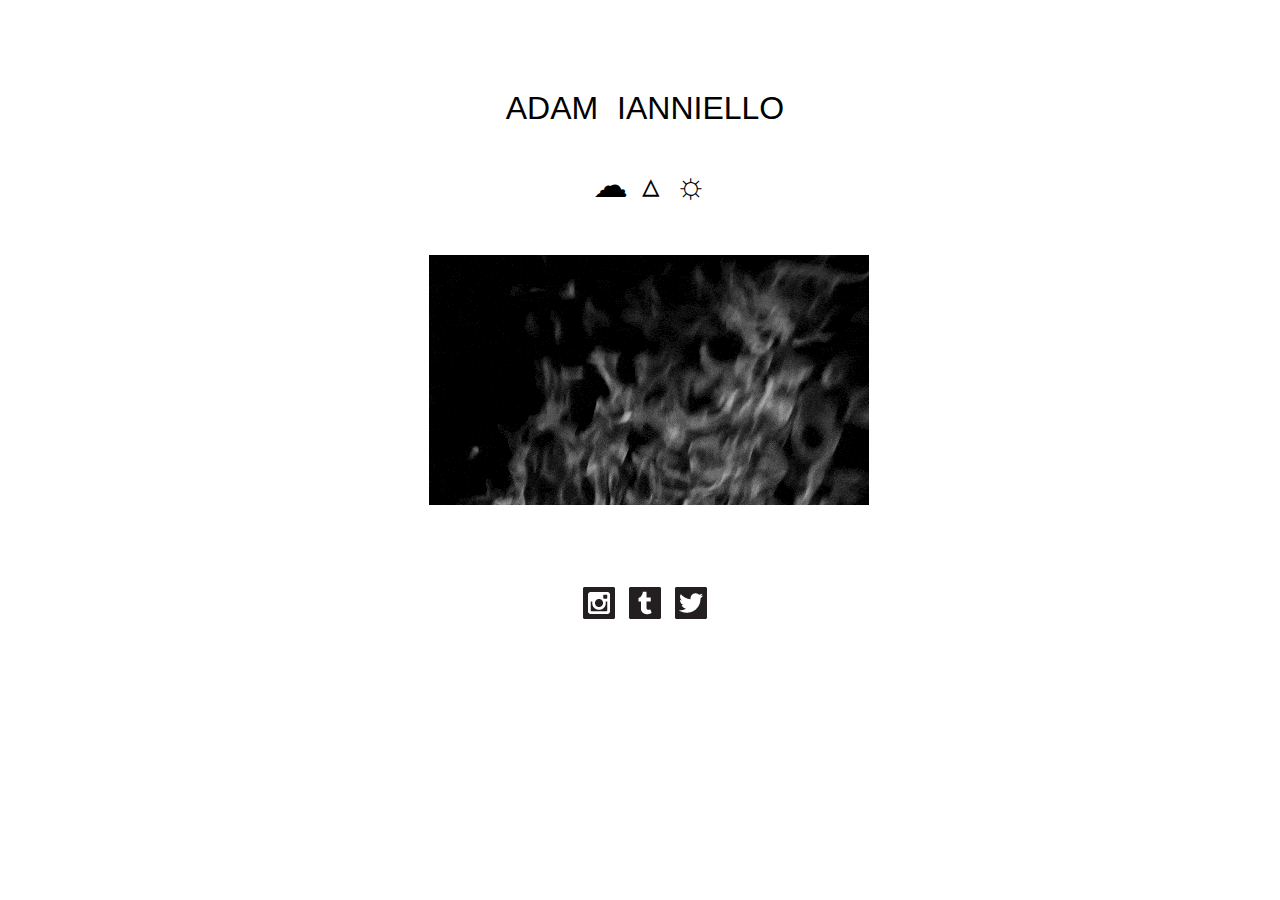
<file: index.html>
<!doctype html>
<html>
	<head>
		<meta charset="utf-8">
		<title>Adam Ianniello</title>
		<link rel="stylesheet" href="css/main.css">
	</head>

	<body>

		<h1><a href="Index.html">ADAM IANNIELLO</h1>

		<nav>
			<a href="Work.html" data-hover="WORK">☁︎</a> 
			<a href="About Me.html" data-hover="CV">▵</a>
			<a href="mailto:adam.ianniello@gmail.com" data-hover="CONTACT">☼</a>	
		</nav>


		<div>
			<img src="images/FIRE SM.gif">
		</div>
		
		<footer>
			<a href="http://www.instagram.com/adamianniello"><img src="images/instagram-black.png"></a>
			<a href="http://www.tumblr.com/adamianniello"><img src="images/tumblr-black.png"></a>
			<a href="http://www.twitter.com/adamianniello"><img src="images/twitter-black.png"></a>
	</body>

</html>
</file>
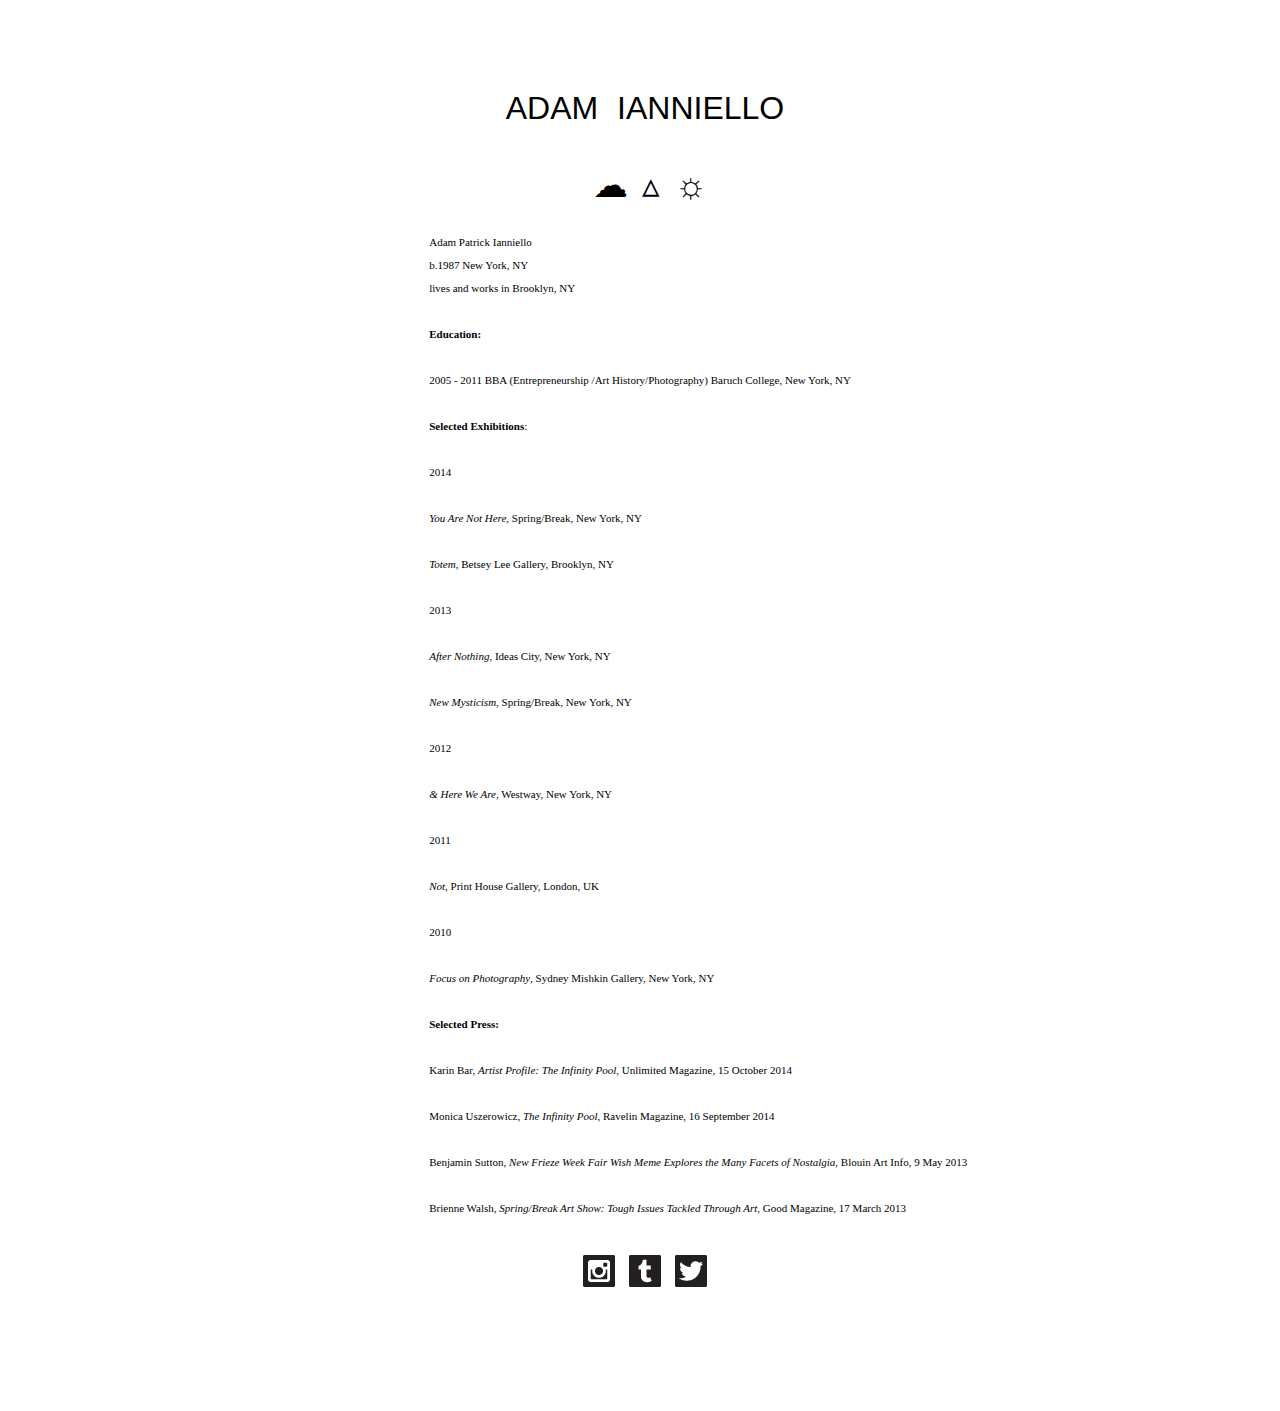
<file: CV.html>
<!doctype html>
<html>
	<head>
		<meta charset="utf-8">
		<title>Adam Ianniello</title>
		<link rel="stylesheet" href="css/main.css">
	</head>

	<body>

		<h1><a href="Index.html">ADAM IANNIELLO</h1>

		<nav>
			<a href="Work.html" data-hover="WORK">☁︎</a> 
			<a href="About Me.html" data-hover="CV">▵</a>
			<a href="mailto:adam.ianniello@gmail.com" data-hover="CONTACT">☼</a>	
		</nav>


		<div>
			
			<p class="p1"><span class="s1">Adam Patrick Ianniello</span></p>
			<p class="p1"><span class="s1">b.1987 New York, NY</span></p>
			<p class="p1"><span class="s1">lives and works in Brooklyn, NY</span></p>
			<p class="p2"><span class="s1"></span><br></p>
			<p class="p1"><span class="s1"><b>Education:</b></span></p>
			<p class="p2"><span class="s1"></span><br></p>
			<p class="p1"><span class="s1">2005 - 2011 BBA (Entrepreneurship /Art History/Photography) Baruch College, New York, NY</span></p>
			<p class="p2"><span class="s1"></span><br></p>
			<p class="p1"><span class="s1"><b>Selected Exhibitions</b>:</span></p>
			<p class="p2"><span class="s1"></span><br></p>
			<p class="p1"><span class="s1">2014</span></p>
			<p class="p2"><span class="s1"></span><br></p>
			<p class="p1"><span class="s1"><i>You Are Not Here</i>, Spring/Break, New York, NY</span></p>
			<p class="p2"><span class="s1"></span><br></p>
			<p class="p1"><span class="s1"><i>Totem</i>, Betsey Lee Gallery, Brooklyn, NY</span></p>
			<p class="p2"><span class="s1"></span><br></p>
			<p class="p1"><span class="s1">2013<span class="Apple-converted-space"> </span></span></p>
			<p class="p2"><span class="s1"></span><br></p>
			<p class="p1"><span class="s1"><i>After Nothing</i>, Ideas City, New York, NY<span class="Apple-converted-space"> </span></span></p>
			<p class="p2"><span class="s1"></span><br></p>
			<p class="p1"><span class="s1"><i>New Mysticism</i>, Spring/Break, New York, NY</span></p>
			<p class="p2"><span class="s1"></span><br></p>
			<p class="p1"><span class="s1">2012</span></p>
			<p class="p2"><span class="s1"></span><br></p>
			<p class="p1"><span class="s1"><i>&amp; Here We Are</i>, Westway, New York, NY</span></p>
			<p class="p2"><span class="s1"></span><br></p>
			<p class="p1"><span class="s1">2011</span></p>
			<p class="p2"><span class="s1"></span><br></p>
			<p class="p1"><span class="s1"><i>Not</i>, Print House Gallery, London, UK</span></p>
			<p class="p2"><span class="s1"></span><br></p>
			<p class="p1"><span class="s1">2010</span></p>
			<p class="p2"><span class="s1"></span><br></p>
			<p class="p1"><span class="s1"><i>Focus on Photography</i>, Sydney Mishkin Gallery, New York, NY</span></p>
			<p class="p2"><span class="s1"></span><br></p>
			<p class="p1"><span class="s1"><b>Selected Press:</b></span></p>
			<p class="p2"><span class="s1"></span><br></p>
			<p class="p1"><span class="s1">Karin Bar, <i>Artist Profile: The Infinity Pool</i>, Unlimited Magazine, 15 October 2014</span></p>
			<p class="p2"><span class="s1"></span><br></p>
			<p class="p1"><span class="s1">Monica Uszerowicz,<i> The Infinity Pool</i>, Ravelin Magazine, 16 September 2014</span></p>
			<p class="p2"><span class="s1"></span><br></p>
			<p class="p1"><span class="s1">Benjamin Sutton, <i>New Frieze Week Fair Wish Meme Explores the Many Facets of Nostalgia</i>, Blouin Art Info, 9 May 2013</span></p>
			<p class="p2"><span class="s1"></span><br></p>
			<p class="p1"><span class="s1">Brienne Walsh,<i> Spring/Break Art Show: Tough Issues Tackled Through Art</i>, Good Magazine, 17 March 2013</span></p>

		</div>
		
		<footer>
			<a href="http://www.instagram.com/adamianniello"><img src="images/instagram-black.png"></a>
			<a href="http://www.tumblr.com/adamianniello"><img src="images/tumblr-black.png"></a>
			<a href="http://www.twitter.com/adamianniello"><img src="images/twitter-black.png"></a>
	</body>

</html>
</file>
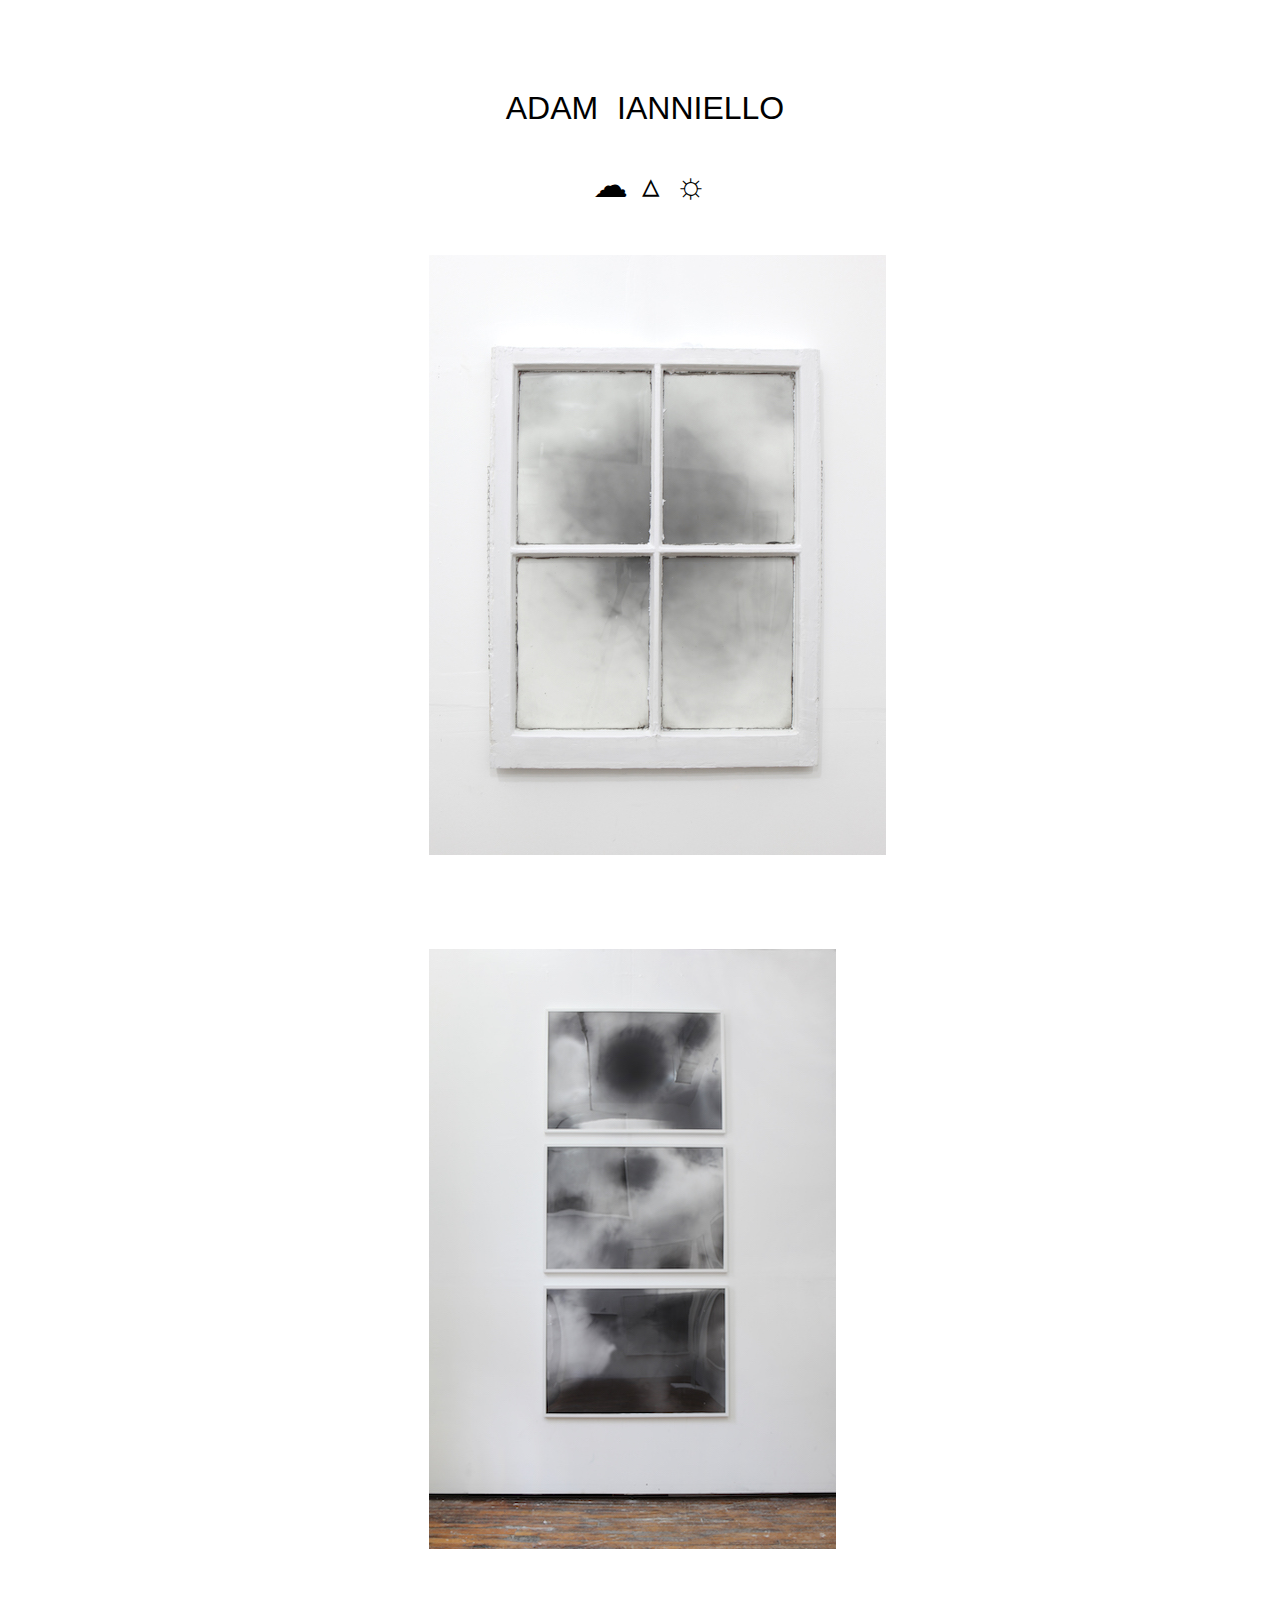
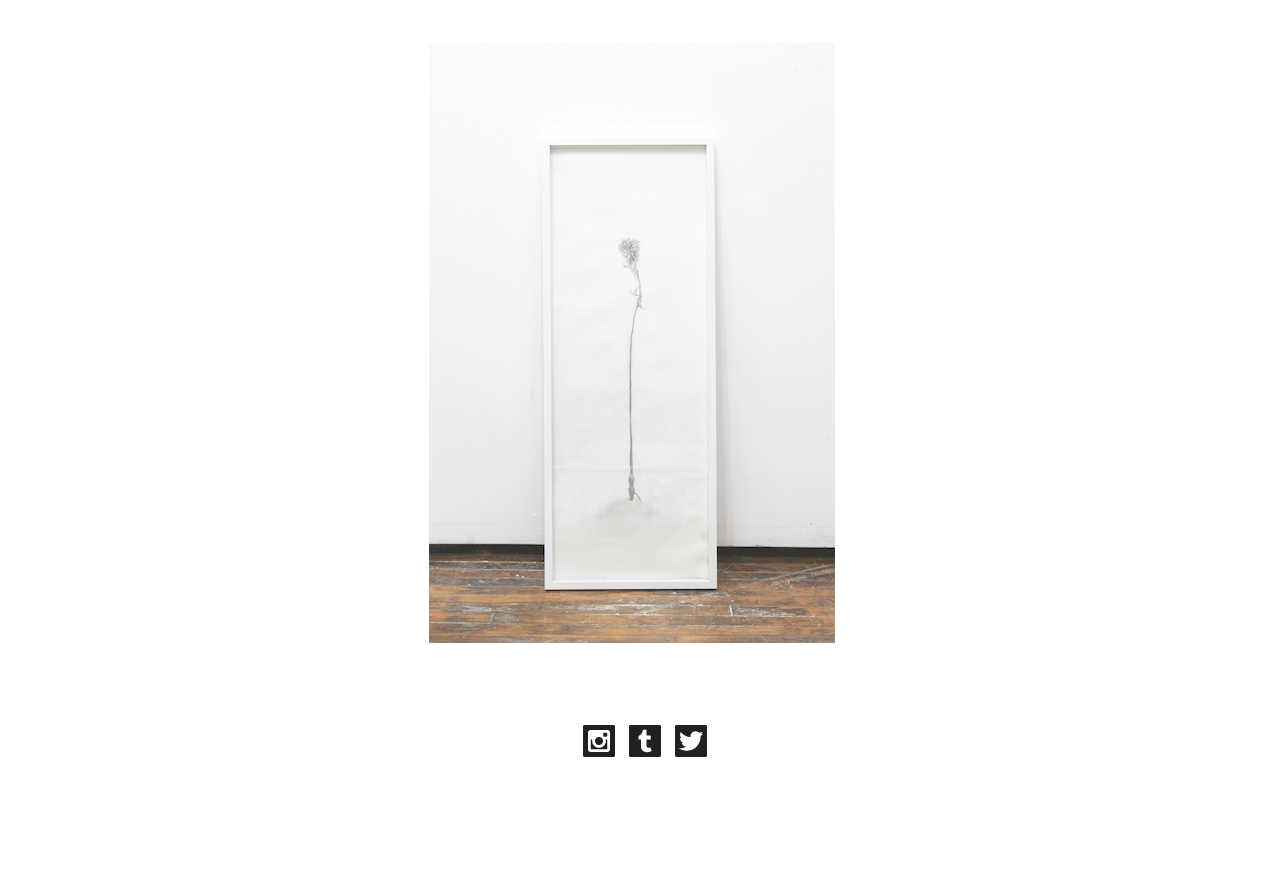
<file: Work.html>
<!doctype html>
<html>
	<head>
		<meta charset="utf-8">
		<title>Adam Ianniello</title>
		<link rel="stylesheet" href="css/main.css">
	</head>

	<body>

		<h1><a href="Index.html">ADAM IANNIELLO</h1>

		<nav>
			<a href="Work.html" data-hover="WORK">☁︎</a> 
			<a href="CV.html" data-hover="CV">▵</a>
			<a href="mailto:adam.ianniello@gmail.com" data-hover="CONTACT">☼</a>	
		</nav>


		<div>
			<img src="images/1.jpg">
			<br></br>
			<img src="images/2.jpg">
			<br></br>
			<img src="images/3.jpg">
		</div>
		
		<footer>
			<a href="http://www.instagram.com/adamianniello"><img src="images/instagram-black.png"></a>
			<a href="http://www.tumblr.com/adamianniello"><img src="images/tumblr-black.png"></a>
			<a href="http://www.twitter.com/adamianniello"><img src="images/twitter-black.png"></a>
	</body>

</html>
</file>
<file: css/main.css>
body{
		
		font-color: black;
		border:1px white;
		margin:50px;
		padding:20px;
		font-family: sans-serif;
		background-color: white;
		margin-left: auto;
		margin-right: auto;


}

h1	{
	font-family: sans-serif;
	text-align: center;
	margin: 20px;
	font-weight: px;
	
		
}

h1 a {
	text-decoration: none;
	font-weight: 100;
	margin-left: auto;
	margin-right: auto;


}

nav {
	text-align: center;
	padding-bottom: 20px;
	text-decoration: none;

}

nav a {
	text-decoration: none;
	font-size: 35px;
	margin-left: auto;
	margin-right: auto;
	word-spacing: 10px;
	
}

a {
	color:black;
	word-spacing: 10px;
	padding-left: 10px;
	


}

a:hover { 
	font-size: 0; 
}

a:hover:before {
	font-size: 20px;
	padding: 0px;
	content: attr(data-hover);
}


h2{
	font-family: helvetica;
	
}

h3{

}

p {
	font-family: serif;
}

div {
	display: block;
	padding-top: 0px;
	padding-left: 33%;
	font-size: 11px;
}

img { 
	display: inline-block;
	padding-top: 30px;
	padding-bottom: 50px;
	padding-left: 0%;
	margin-right: auto;
	margin-left: auto;

}



footer {
	display: block;
	text-align: center;
	margin-right: auto;
	margin-left:auto;


}
</file>
